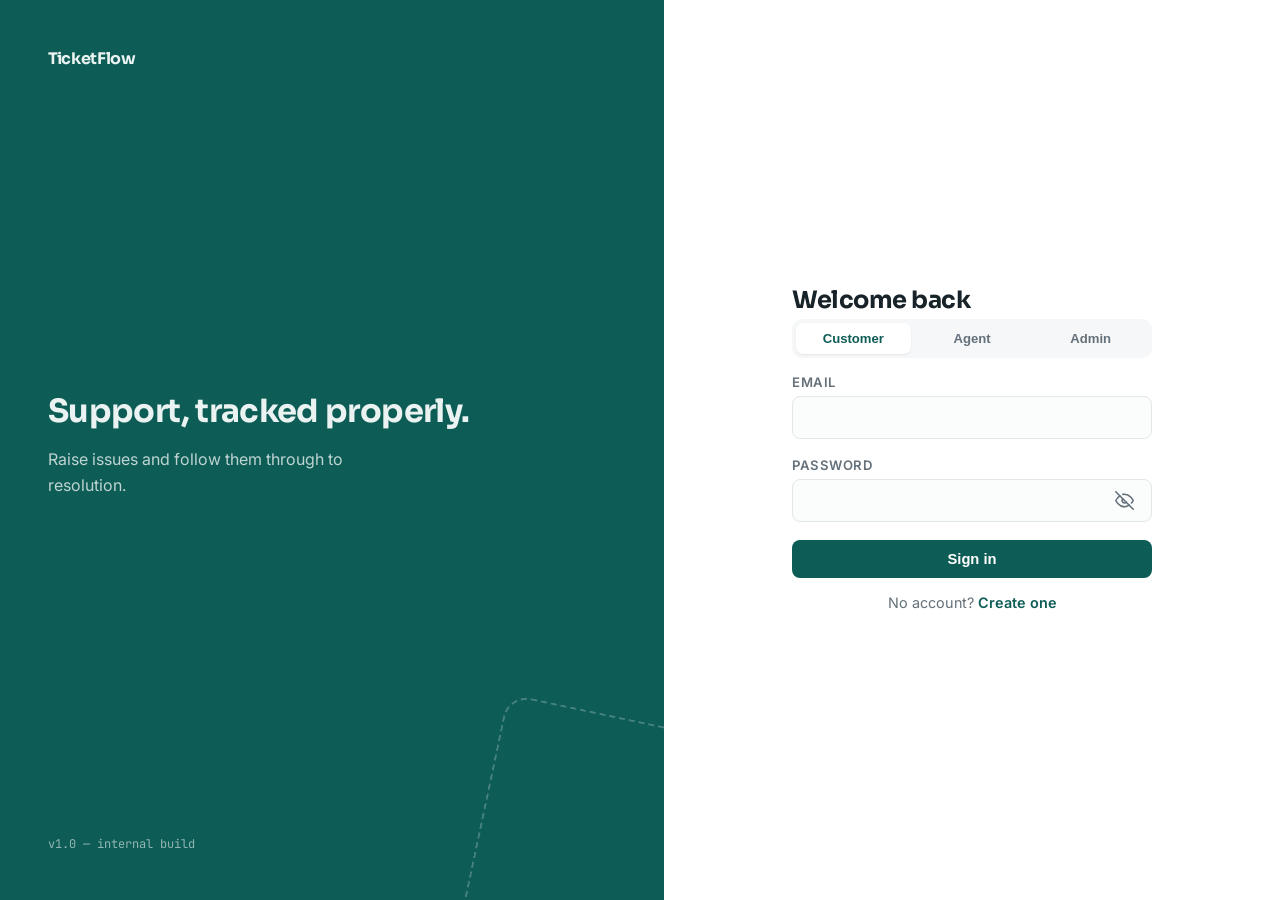
<file: src/main/resources/static/index.html>
<!DOCTYPE html>
<html lang="en">
<head>
    <meta charset="UTF-8">
    <meta name="viewport" content="width=device-width, initial-scale=1.0">
    <title>TicketFlow — Sign in</title>
    <link rel="preconnect" href="https://fonts.googleapis.com">
    <link href="https://fonts.googleapis.com/css2?family=Sora:wght@600;700&family=Inter:wght@400;500;600&family=JetBrains+Mono:wght@500;700&display=swap" rel="stylesheet">
    <link rel="stylesheet" href="css/style.css">
</head>
<body data-role="CUSTOMER">
<div class="auth-shell">
    <div class="auth-side">
        <div class="brand-mark">TicketFlow</div>
        <div>
            <h1 id="sideHeadline">Support, tracked properly.</h1>
            <p id="sideCopy">Raise issues and follow them through to resolution.</p>
        </div>
        <div class="mono" style="font-size:0.75rem; opacity:0.6;">v1.0 — internal build</div>
    </div>
    <div class="auth-form-panel">
        <form id="loginForm" class="auth-form" autocomplete="off">
            <h2>Welcome back</h2>
            <div class="role-tabs">
                <button type="button" class="role-tab active" data-role="CUSTOMER">Customer</button>
                <button type="button" class="role-tab" data-role="AGENT">Agent</button>
                <button type="button" class="role-tab" data-role="ADMIN">Admin</button>
            </div>
            <div id="errorMsg" class="error-banner hidden"></div>
            <div class="field">
                <label for="email">Email</label>
                <input type="email" id="email" name="email" autocomplete="username" required>
            </div>
            <div class="field">
                <label for="password">Password</label>
                <div class="password-wrapper">
                    <input type="password" id="password" name="password" autocomplete="current-password" required>
                    <button type="button" class="toggle-password" id="togglePassword" aria-label="Toggle password visibility">
                        <svg class="icon-eye-off" viewBox="0 0 24 24" fill="none" stroke="currentColor" stroke-width="2" stroke-linecap="round" stroke-linejoin="round"><path d="M17.94 17.94A10.94 10.94 0 0 1 12 20c-7 0-11-8-11-8a18.45 18.45 0 0 1 5.06-5.94M9.9 4.24A10.94 10.94 0 0 1 12 4c7 0 11 8 11 8a18.5 18.5 0 0 1-2.16 3.19m-6.72-1.07a3 3 0 1 1-4.24-4.24"></path><line x1="1" y1="1" x2="23" y2="23"></line></svg>
                        <svg class="icon-eye hidden" viewBox="0 0 24 24" fill="none" stroke="currentColor" stroke-width="2" stroke-linecap="round" stroke-linejoin="round"><path d="M1 12s4-8 11-8 11 8 11 8-4 8-11 8-11-8-11-8z"></path><circle cx="12" cy="12" r="3"></circle></svg>
                    </button>
                </div>
            </div>
            <button type="submit" class="btn btn-primary">Sign in</button>
            <p class="subtext" style="margin-top:16px; text-align:center;">No account? <a href="register.html" class="link">Create one</a></p>
        </form>
    </div>
</div>
<script src="js/api.js"></script>
<script src="js/login.js"></script>
</body>
</html>
</file>
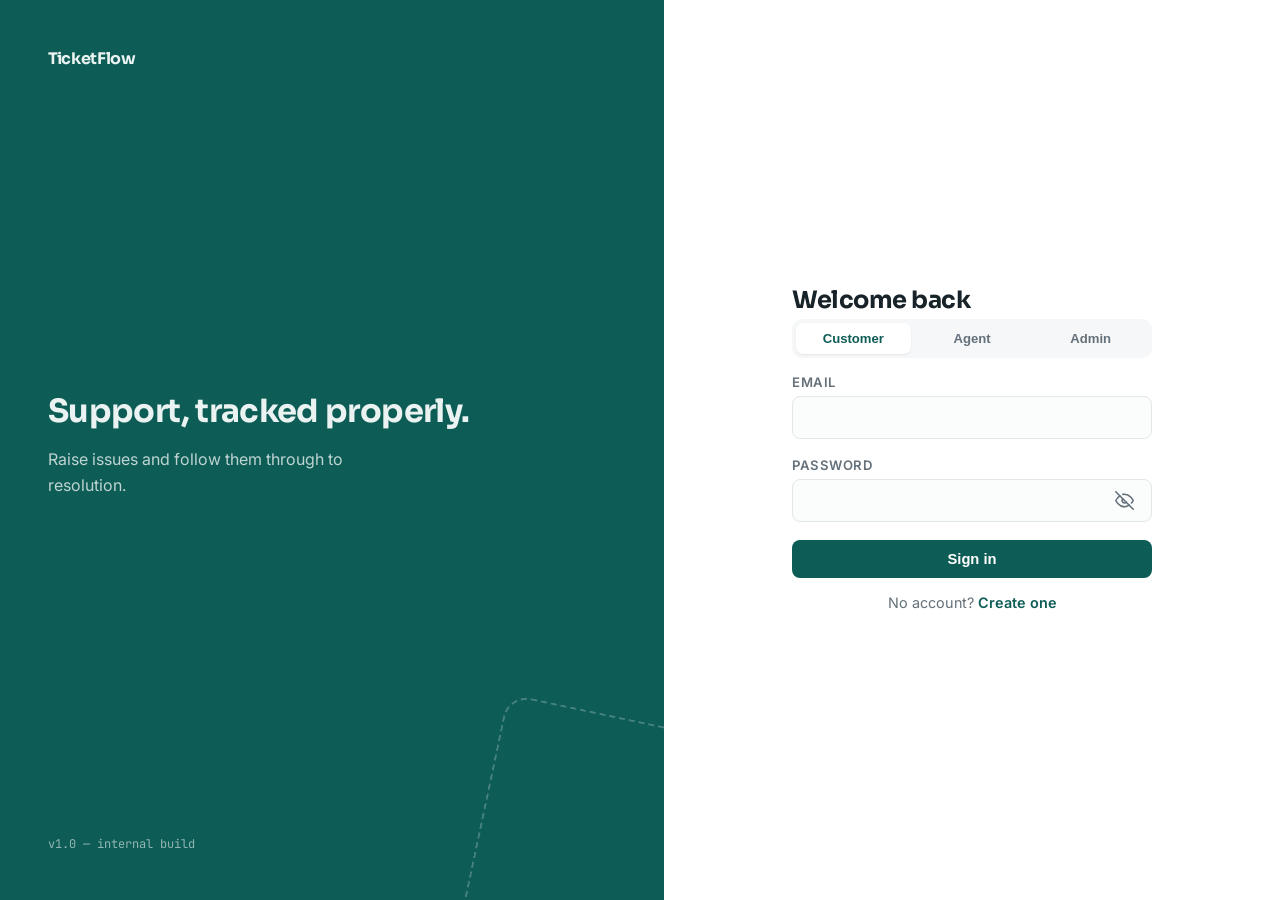
<file: src/main/resources/static/admin.html>
<!DOCTYPE html>
<html lang="en">
<head>
    <meta charset="UTF-8">
    <meta name="viewport" content="width=device-width, initial-scale=1.0">
    <title>TicketFlow — Approve agents</title>
    <link rel="preconnect" href="https://fonts.googleapis.com">
    <link href="https://fonts.googleapis.com/css2?family=Sora:wght@600;700&family=Inter:wght@400;500;600&family=JetBrains+Mono:wght@500;700&display=swap" rel="stylesheet">
    <link rel="stylesheet" href="css/style.css">
</head>
<body>
<div class="app-shell">
    <aside class="sidebar">
        <div>
            <div class="brand-mark">TicketFlow <span class="brand-role-badge" id="brandRoleBadge"></span></div>
            <nav>
                <a href="tickets.html">Tickets</a>
                <a href="new-ticket.html">New ticket</a>
                <a href="admin.html" class="active" id="adminNavLink">Approve agents</a>
            </nav>
        </div>
        <div class="user-chip">
            <div id="userEmail" style="font-size:0.85rem; font-weight:600;"></div>
            <span class="role-badge" id="userRole"></span>
            <button id="logoutBtn" class="btn btn-ghost" style="width:100%; margin-top:12px;">Log out</button>
        </div>
    </aside>
    <main class="main">
        <div class="page-header"><h2>Pending agent approvals</h2></div>
        <div id="pendingList"></div>
    </main>
</div>
<script src="js/api.js"></script>
<script src="js/admin.js"></script>
</body>
</html>
</file>
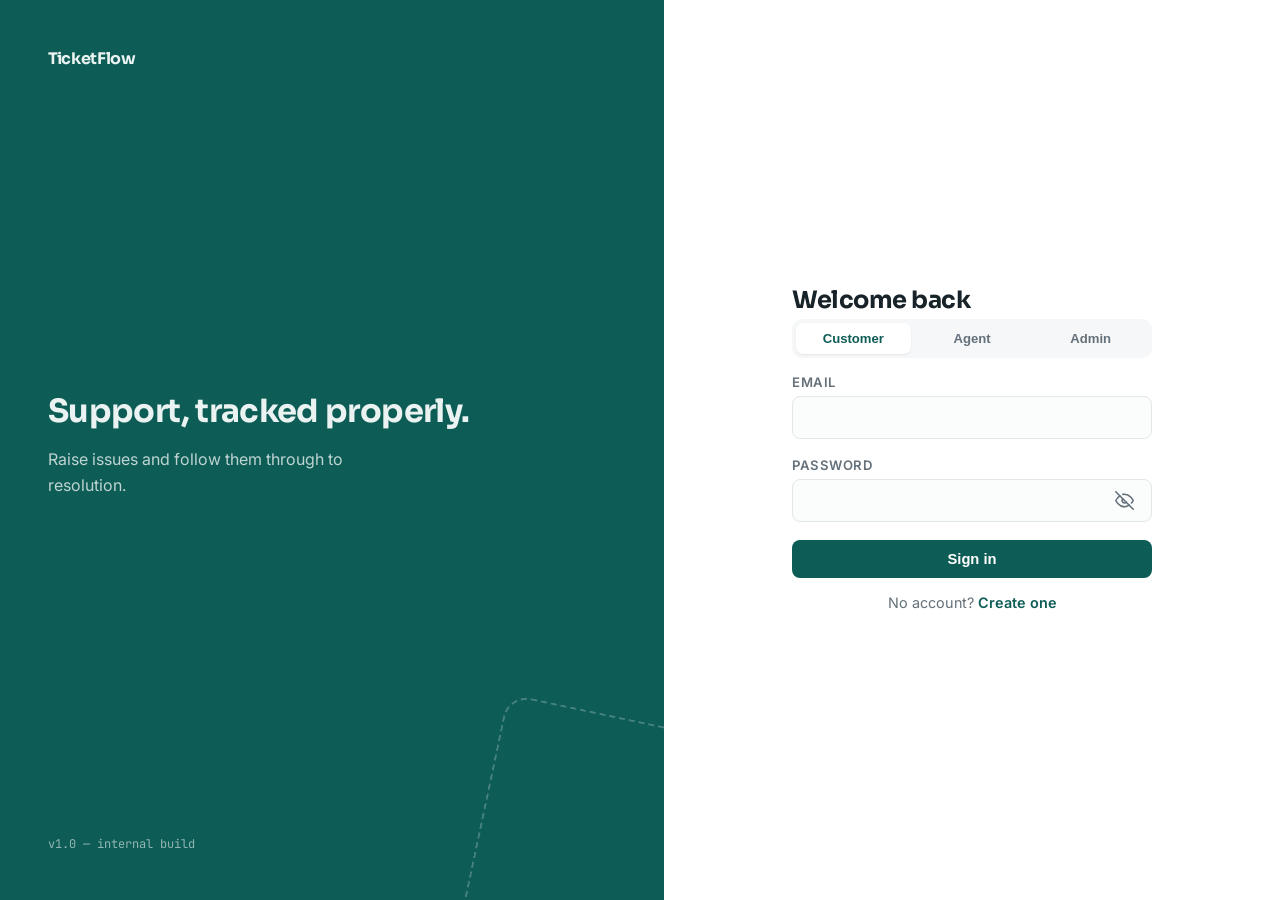
<file: src/main/resources/static/new-ticket.html>
<!DOCTYPE html>
<html lang="en">
<head>
    <meta charset="UTF-8">
    <meta name="viewport" content="width=device-width, initial-scale=1.0">
    <title>TicketFlow — New ticket</title>
    <link rel="preconnect" href="https://fonts.googleapis.com">
    <link href="https://fonts.googleapis.com/css2?family=Sora:wght@600;700&family=Inter:wght@400;500;600&family=JetBrains+Mono:wght@500;700&display=swap" rel="stylesheet">
    <link rel="stylesheet" href="css/style.css">
</head>
<body>
<div class="app-shell">
    <aside class="sidebar">
        <div>
            <div class="brand-mark">TicketFlow <span class="brand-role-badge" id="brandRoleBadge"></span></div>
            <nav>
                <a href="tickets.html">Tickets</a>
                <a href="new-ticket.html" class="active">New ticket</a>
            </nav>
        </div>
        <div class="user-chip">
            <div id="userEmail" style="font-size:0.85rem; font-weight:600;"></div>
            <span class="role-badge" id="userRole"></span>
            <button id="logoutBtn" class="btn btn-ghost" style="width:100%; margin-top:12px;">Log out</button>
        </div>
    </aside>
    <main class="main" style="max-width:520px;">
        <div class="page-header"><h2>New ticket</h2></div>
        <div id="errorMsg" class="error-banner hidden"></div>
        <form id="ticketForm">
            <div class="field">
                <label for="title">Title</label>
                <input type="text" id="title" required>
            </div>
            <div class="field">
                <label for="description">Description</label>
                <textarea id="description" rows="4" required></textarea>
            </div>
            <div class="field">
                <label for="priority">Priority</label>
                <select id="priority">
                    <option value="LOW">Low</option>
                    <option value="MEDIUM">Medium</option>
                    <option value="HIGH">High</option>
                    <option value="CRITICAL">Critical</option>
                </select>
            </div>
            <div style="display:flex; gap:10px;">
                <button type="submit" class="btn btn-primary" style="width:auto;">Create ticket</button>
                <a href="tickets.html" class="btn btn-ghost">Cancel</a>
            </div>
        </form>
    </main>
</div>

<script src="js/api.js"></script>
<script src="js/new-ticket.js"></script>
<a href="admin.html" id="adminNavLink">Approve agents</a>
</body>
</html>
</file>
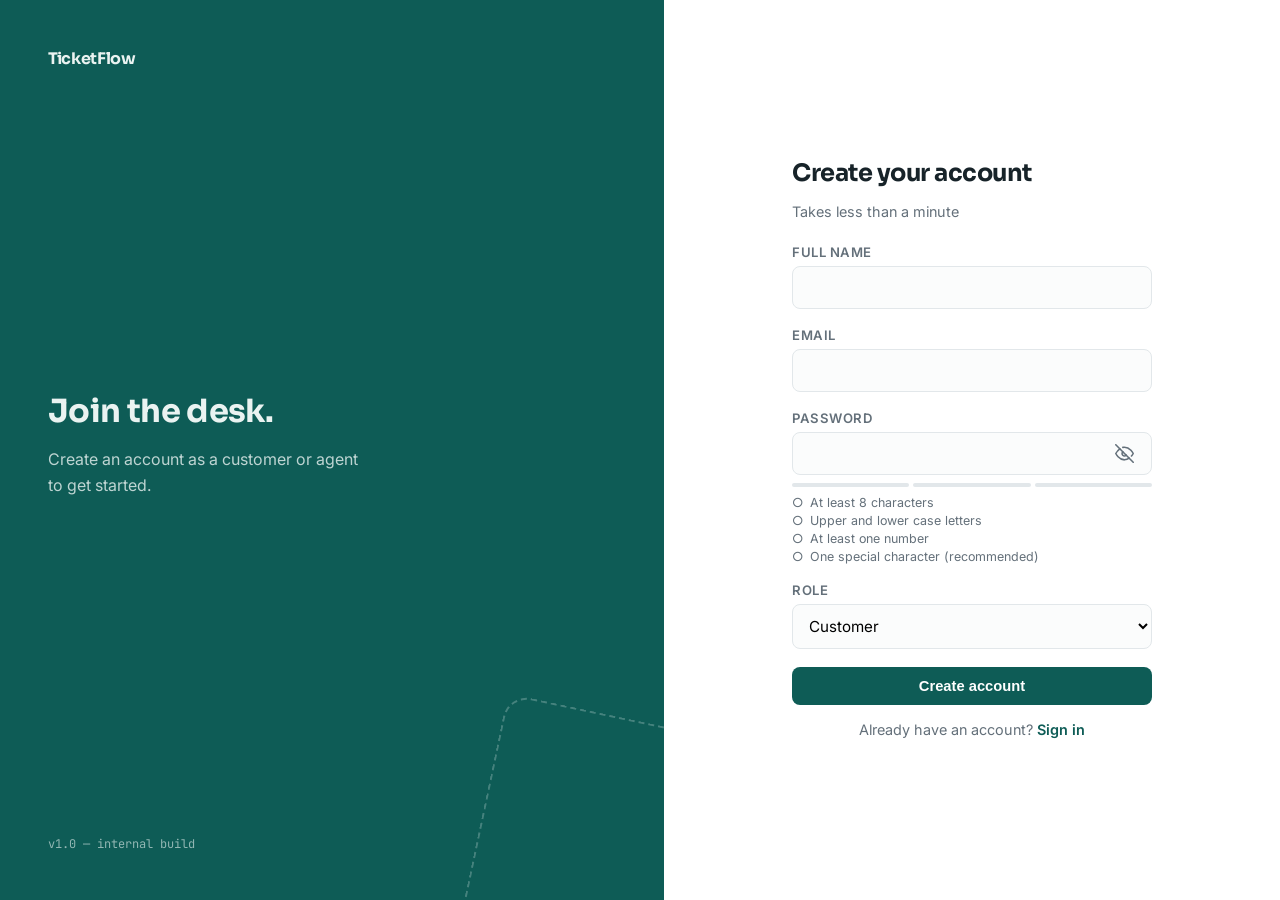
<file: src/main/resources/static/register.html>
<!DOCTYPE html>
<html lang="en">
<head>
    <meta charset="UTF-8">
    <meta name="viewport" content="width=device-width, initial-scale=1.0">
    <title>TicketFlow — Create account</title>
    <link rel="preconnect" href="https://fonts.googleapis.com">
    <link href="https://fonts.googleapis.com/css2?family=Sora:wght@600;700&family=Inter:wght@400;500;600&family=JetBrains+Mono:wght@500;700&display=swap" rel="stylesheet">
    <link rel="stylesheet" href="css/style.css">
</head>
<body>
<div class="auth-shell">
    <div class="auth-side">
        <div class="brand-mark">TicketFlow</div>
        <div>
            <h1>Join the desk.</h1>
            <p>Create an account as a customer or agent to get started.</p>
        </div>
        <div class="mono" style="font-size:0.75rem; opacity:0.6;">v1.0 — internal build</div>
    </div>
    <div class="auth-form-panel">
        <form id="registerForm" class="auth-form" autocomplete="off">
            <h2>Create your account</h2>
            <p class="subtext">Takes less than a minute</p>
            <div id="errorMsg" class="error-banner hidden"></div>

            <div class="field">
                <label for="fullName">Full name</label>
                <input type="text" id="fullName" name="fullName" autocomplete="off" required>
            </div>
            <div class="field">
                <label for="email">Email</label>
                <input type="email" id="email" name="email" autocomplete="username" required>
            </div>
            <div class="field">
                <label for="password">Password</label>
                <div class="password-wrapper">
                    <input type="password" id="password" name="password" autocomplete="new-password" required>
                    <button type="button" class="toggle-password" id="togglePassword" aria-label="Toggle password visibility">
                        <svg class="icon-eye-off" viewBox="0 0 24 24" fill="none" stroke="currentColor" stroke-width="2" stroke-linecap="round" stroke-linejoin="round">
                            <path d="M17.94 17.94A10.94 10.94 0 0 1 12 20c-7 0-11-8-11-8a18.45 18.45 0 0 1 5.06-5.94M9.9 4.24A10.94 10.94 0 0 1 12 4c7 0 11 8 11 8a18.5 18.5 0 0 1-2.16 3.19m-6.72-1.07a3 3 0 1 1-4.24-4.24"></path>
                            <line x1="1" y1="1" x2="23" y2="23"></line>
                        </svg>
                        <svg class="icon-eye hidden" viewBox="0 0 24 24" fill="none" stroke="currentColor" stroke-width="2" stroke-linecap="round" stroke-linejoin="round">
                            <path d="M1 12s4-8 11-8 11 8 11 8-4 8-11 8-11-8-11-8z"></path>
                            <circle cx="12" cy="12" r="3"></circle>
                        </svg>
                    </button>
                </div>
                <div class="strength-meter">
                    <div class="strength-bar" id="bar1"></div>
                    <div class="strength-bar" id="bar2"></div>
                    <div class="strength-bar" id="bar3"></div>
                </div>
                <div class="strength-label" id="strengthLabel"></div>
                <ul class="requirements">
                    <li id="reqLength">At least 8 characters</li>
                    <li id="reqCase">Upper and lower case letters</li>
                    <li id="reqNumber">At least one number</li>
                    <li id="reqSpecial">One special character (recommended)</li>
                </ul>
            </div>
            <div class="field">
                <label for="role">Role</label>
                <select id="role" name="role">
                    <option value="CUSTOMER">Customer</option>
                    <option value="AGENT">Agent (needs admin approval)</option>
                </select>
            </div>

            <button type="submit" class="btn btn-primary">Create account</button>
            <p class="subtext" style="margin-top:16px; text-align:center;">
                Already have an account? <a href="index.html" class="link">Sign in</a>
            </p>
        </form>
    </div>
</div>

<script src="js/api.js"></script>
<script src="js/register.js"></script>
</body>
</html>
</file>
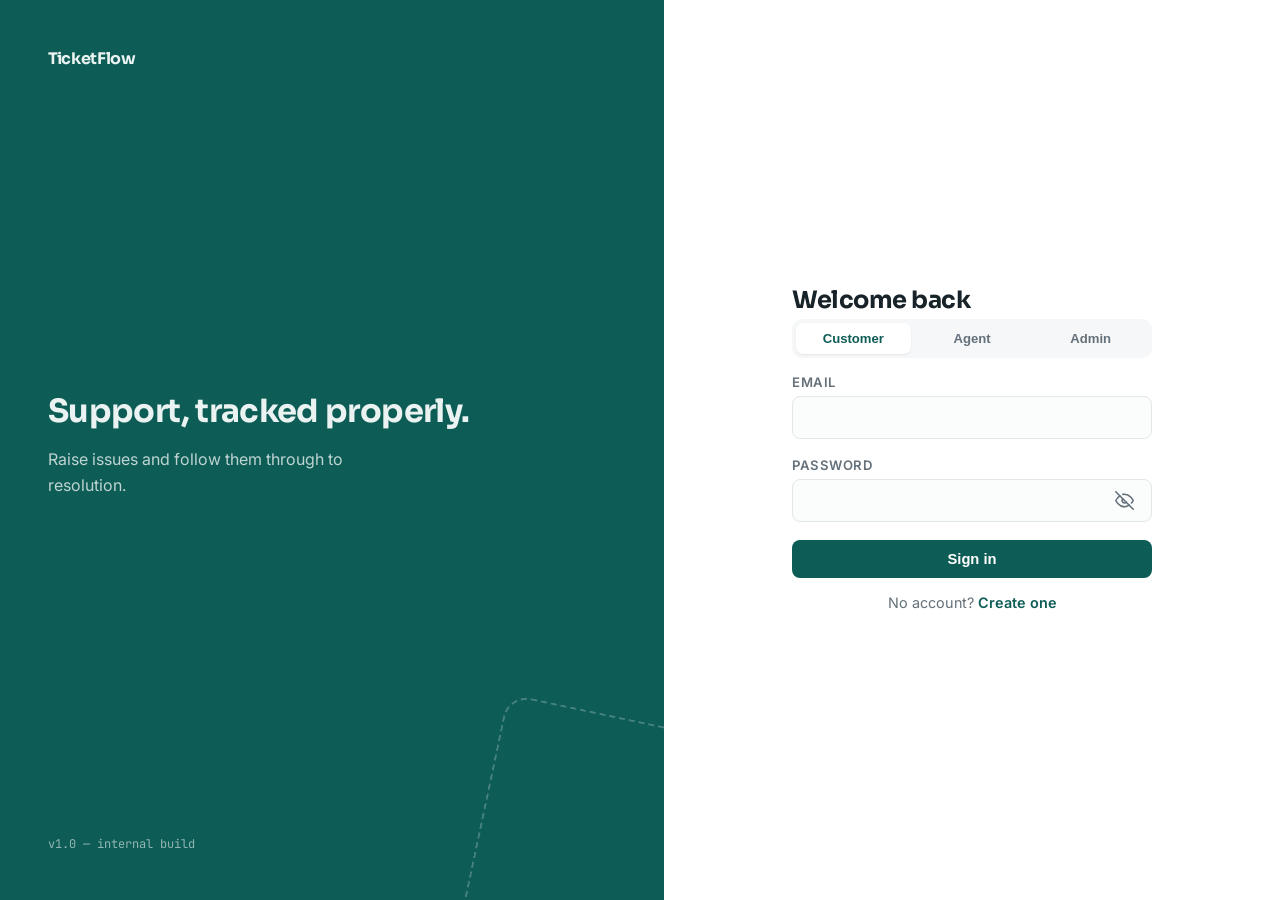
<file: src/main/resources/static/ticket.html>
<!DOCTYPE html>
<html lang="en">
<head>
    <meta charset="UTF-8">
    <meta name="viewport" content="width=device-width, initial-scale=1.0">
    <title>TicketFlow — Ticket detail</title>
    <link rel="preconnect" href="https://fonts.googleapis.com">
    <link href="https://fonts.googleapis.com/css2?family=Sora:wght@600;700&family=Inter:wght@400;500;600&family=JetBrains+Mono:wght@500;700&display=swap" rel="stylesheet">
    <link rel="stylesheet" href="css/style.css">
</head>
<body>
<div class="app-shell">
    <aside class="sidebar">
        <div>
            <div class="brand-mark">TicketFlow <span class="brand-role-badge" id="brandRoleBadge"></span></div>
            <nav>
                <a href="tickets.html" class="active">Tickets</a>
                <a href="new-ticket.html">New ticket</a>
            </nav>
        </div>
        <div class="user-chip">
            <div id="userEmail" style="font-size:0.85rem; font-weight:600;"></div>
            <span class="role-badge" id="userRole"></span>
            <button id="logoutBtn" class="btn btn-ghost" style="width:100%; margin-top:12px;">Log out</button>
        </div>
    </aside>
    <main class="main" style="max-width:640px;">
        <a href="tickets.html" class="link" style="font-size:0.85rem;">&larr; Back to tickets</a>

        <div class="detail-card" style="margin-top:16px;">
            <div class="page-header" style="margin-bottom:0;">
                <h3 id="ticketTitle" style="margin:0;"></h3>
                <span class="badge" id="priorityBadge"></span>
            </div>
            <p id="ticketDescription" style="color:var(--ink-muted); margin-top:10px;"></p>

            <div class="pipeline" id="pipeline"></div>

            <div class="meta-row">
                <div class="meta-item">Created by <strong id="ticketCreator"></strong></div>
                <div class="meta-item">Ticket ID <strong class="mono" id="ticketIdLabel"></strong></div>
            </div>

            <div id="statusActions" style="margin-top:18px;"></div>
        </div>

        <h4>Comments</h4>
        <div id="commentList" style="margin-bottom:16px;"></div>

        <form id="commentForm" class="comment-form">
            <input type="text" id="commentContent" placeholder="Add a comment..." required>
            <button type="submit" class="btn btn-primary" style="width:auto;">Post</button>
        </form>
    </main>
</div>

<script src="js/api.js"></script>
<script src="js/ticket.js"></script>
<a href="admin.html" id="adminNavLink">Approve agents</a>
</body>
</html>
</file>
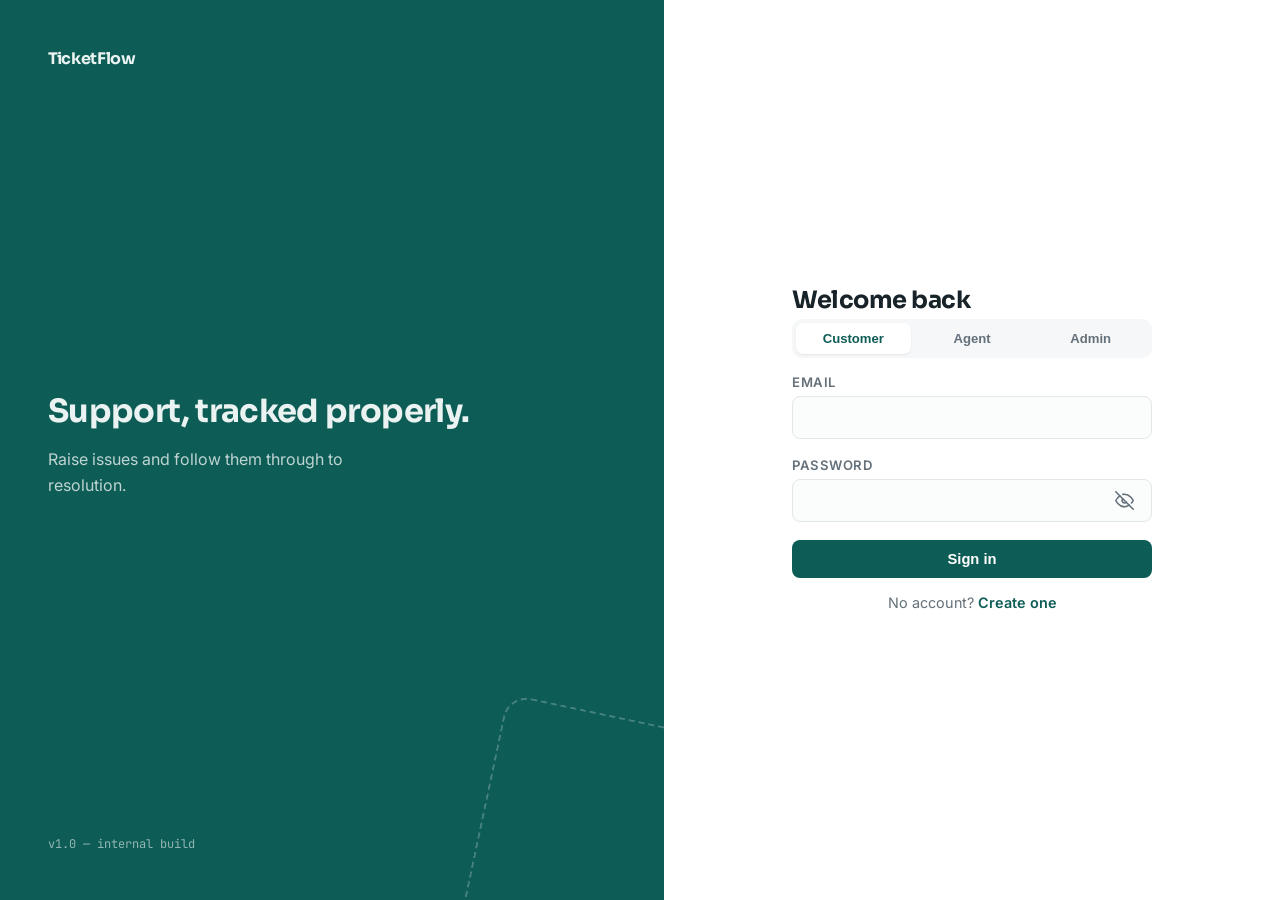
<file: src/main/resources/static/tickets.html>
<!DOCTYPE html>
<html lang="en">
<head>
    <meta charset="UTF-8">
    <meta name="viewport" content="width=device-width, initial-scale=1.0">
    <title>TicketFlow — Tickets</title>
    <link rel="preconnect" href="https://fonts.googleapis.com">
    <link href="https://fonts.googleapis.com/css2?family=Sora:wght@600;700&family=Inter:wght@400;500;600&family=JetBrains+Mono:wght@500;700&display=swap" rel="stylesheet">
    <link rel="stylesheet" href="css/style.css">
</head>
<body>
<div class="app-shell">
    <aside class="sidebar">
        <div>
            <div class="brand-mark">TicketFlow <span class="brand-role-badge" id="brandRoleBadge"></span></div>
            <nav>
                <a href="tickets.html" class="active">Tickets</a>
                <a href="new-ticket.html">New ticket</a>
                <a href="admin.html" id="adminNavLink">Approve agents</a>
            </nav>
        </div>
        <div class="user-chip">
            <div id="userEmail" style="font-size:0.85rem; font-weight:600;"></div>
            <span class="role-badge" id="userRole"></span>
            <button id="logoutBtn" class="btn btn-ghost" style="width:100%; margin-top:12px;">Log out</button>
        </div>
    </aside>
    <main class="main">
        <div class="page-header">
            <h2 id="pageTitle">Tickets</h2>
            <a href="new-ticket.html" class="btn btn-primary" style="width:auto;">+ New ticket</a>
        </div>
        <div class="stats-row" id="statsRow"></div>
        <div class="table-scroll">
            <table class="ticket-table">
                <thead><tr><th>Title</th><th>Priority</th><th>Status</th><th>Created by</th></tr></thead>
                <tbody id="ticketTableBody"></tbody>
            </table>
        </div>
    </main>
</div>
<script src="js/api.js"></script>
<script src="js/tickets.js"></script>
</body>
</html>
</file>
<file: src/main/resources/static/css/style.css>
:root {
    --bg: #F5F7F8;
    --surface: #FFFFFF;
    --ink: #172329;
    --ink-muted: #64707A;
    --border: #E2E7EA;
    --brand: #0E5C56;
    --brand-dark: #0A433F;
    --accent: #E4572E;

    --status-open: #3B7DD8;
    --status-progress: #D9A441;
    --status-resolved: #2F9E52;
    --status-closed: #8B95A1;

    --radius: 10px;
    --shadow: 0 1px 3px rgba(23, 35, 41, 0.08), 0 1px 2px rgba(23, 35, 41, 0.06);
}

* { box-sizing: border-box; }

body {
    margin: 0;
    font-family: 'Inter', -apple-system, sans-serif;
    background: var(--bg);
    color: var(--ink);
}

h1, h2, h3, h4, .brand-mark {
    font-family: 'Sora', 'Inter', sans-serif;
    font-weight: 700;
    letter-spacing: -0.02em;
}

.mono { font-family: 'JetBrains Mono', monospace; }

/* ---------- Auth split screen ---------- */
.auth-shell { display: flex; min-height: 100vh; }

.auth-side {
    flex: 1;
    background: var(--brand);
    color: #EAF3F1;
    padding: 48px;
    display: flex;
    flex-direction: column;
    justify-content: space-between;
    position: relative;
    overflow: hidden;
}

.auth-side::after {
    content: "";
    position: absolute;
    right: -60px;
    bottom: -60px;
    width: 240px;
    height: 240px;
    border: 2px dashed rgba(234,243,241,0.25);
    border-radius: 24px;
    transform: rotate(12deg);
}

.auth-side h1 { font-size: 2rem; margin: 0 0 12px; }
.auth-side p { color: rgba(234,243,241,0.8); max-width: 320px; line-height: 1.6; }

.auth-form-panel {
    flex: 1;
    display: flex;
    align-items: center;
    justify-content: center;
    background: var(--surface);
    padding: 24px;
}

.auth-form { width: 100%; max-width: 360px; }
.auth-form h2 { font-size: 1.5rem; margin-bottom: 4px; }
.auth-form .subtext { color: var(--ink-muted); margin-bottom: 24px; font-size: 0.9rem; }

@media (max-width: 800px) {
    .auth-side { display: none; }
}

/* ---------- Form elements ---------- */
.field { margin-bottom: 18px; }

.field label {
    display: block;
    font-size: 0.82rem;
    font-weight: 600;
    margin-bottom: 6px;
    color: var(--ink-muted);
    text-transform: uppercase;
    letter-spacing: 0.04em;
}

.field input, .field select, .field textarea {
    width: 100%;
    padding: 11px 12px;
    border: 1px solid var(--border);
    border-radius: 8px;
    font-size: 0.95rem;
    font-family: inherit;
    background: #FBFCFC;
    transition: border-color 0.15s;
}

.field input:focus, .field select:focus, .field textarea:focus {
    outline: none;
    border-color: var(--brand);
    background: #fff;
}

.btn {
    display: inline-flex;
    align-items: center;
    justify-content: center;
    gap: 6px;
    padding: 11px 18px;
    border-radius: 8px;
    border: none;
    font-size: 0.92rem;
    font-weight: 600;
    cursor: pointer;
    text-decoration: none;
    transition: background 0.15s, transform 0.1s;
}

.btn:active { transform: scale(0.98); }
.btn-primary { background: var(--brand); color: #fff; width: 100%; }
.btn-primary:hover { background: var(--brand-dark); }
.btn-outline { background: transparent; color: var(--brand); border: 1px solid var(--brand); }
.btn-outline:hover { background: rgba(14,92,86,0.08); }
.btn-danger { background: var(--accent); color: #fff; }
.btn-ghost { background: transparent; color: var(--ink-muted); border: 1px solid var(--border); }

.error-banner {
    background: #FDECEA;
    color: #B3261E;
    border: 1px solid #F5C6C2;
    padding: 10px 14px;
    border-radius: 8px;
    font-size: 0.88rem;
    margin-bottom: 16px;
}

.hidden { display: none; }
.link { color: var(--brand); font-weight: 600; text-decoration: none; }
.link:hover { text-decoration: underline; }

/* ---------- Password strength ---------- */
.strength-meter { display: flex; gap: 4px; margin-top: 8px; }
.strength-bar { height: 4px; flex: 1; border-radius: 2px; background: var(--border); transition: background 0.2s; }
.strength-bar.filled-weak { background: #D64545; }
.strength-bar.filled-medium { background: #D9A441; }
.strength-bar.filled-strong { background: var(--status-resolved); }

.strength-label { font-size: 0.78rem; margin-top: 6px; font-weight: 600; }
.strength-label.weak { color: #D64545; }
.strength-label.medium { color: #B8860B; }
.strength-label.strong { color: var(--status-resolved); }

.requirements { list-style: none; padding: 0; margin: 8px 0 0; font-size: 0.78rem; color: var(--ink-muted); }
.requirements li { padding-left: 18px; position: relative; margin-bottom: 3px; }
.requirements li::before { content: "○"; position: absolute; left: 0; }
.requirements li.met { color: var(--status-resolved); }
.requirements li.met::before { content: "●"; }

/* ---------- App shell (sidebar) ---------- */
.app-shell { display: flex; min-height: 100vh; }

.sidebar {
    width: 220px;
    background: var(--surface);
    border-right: 1px solid var(--border);
    padding: 24px 16px;
    display: flex;
    flex-direction: column;
    justify-content: space-between;
}

.sidebar .brand-mark { font-size: 1.2rem; color: var(--brand); margin-bottom: 32px; padding: 0 8px; }

.sidebar nav a {
    display: block;
    padding: 10px 12px;
    border-radius: 8px;
    color: var(--ink-muted);
    text-decoration: none;
    font-weight: 600;
    font-size: 0.9rem;
    margin-bottom: 4px;
}

.sidebar nav a:hover { background: var(--bg); color: var(--ink); }
.sidebar nav a.active { background: rgba(14,92,86,0.1); color: var(--brand); }

.user-chip { padding: 12px 8px; border-top: 1px solid var(--border); }

.user-chip .role-badge {
    display: inline-block;
    font-size: 0.7rem;
    font-weight: 700;
    text-transform: uppercase;
    letter-spacing: 0.04em;
    color: var(--brand);
    background: rgba(14,92,86,0.1);
    padding: 2px 8px;
    border-radius: 20px;
    margin-top: 4px;
}

.main { flex: 1; padding: 32px 40px; }

.page-header { display: flex; justify-content: space-between; align-items: center; margin-bottom: 24px; }

@media (max-width: 720px) {
    .app-shell { flex-direction: column; }
    .sidebar { width: 100%; flex-direction: row; align-items: center; padding: 12px 16px; }
    .sidebar nav { display: flex; gap: 4px; }
    .user-chip { border-top: none; }
    .main { padding: 20px; }
}

/* ---------- Table ---------- */
.ticket-table {
    width: 100%;
    border-collapse: collapse;
    background: var(--surface);
    border-radius: var(--radius);
    overflow: hidden;
    box-shadow: var(--shadow);
}

.ticket-table th {
    text-align: left;
    font-size: 0.75rem;
    text-transform: uppercase;
    letter-spacing: 0.04em;
    color: var(--ink-muted);
    padding: 12px 16px;
    border-bottom: 1px solid var(--border);
}

.ticket-table td { padding: 14px 16px; border-bottom: 1px solid var(--border); font-size: 0.92rem; }
.ticket-table tr:last-child td { border-bottom: none; }
.ticket-table tr:hover { background: var(--bg); }
.ticket-table a { color: var(--ink); font-weight: 600; text-decoration: none; }
.ticket-table a:hover { color: var(--brand); }

/* ---------- Badges ---------- */
.badge {
    display: inline-block;
    padding: 3px 10px;
    border-radius: 20px;
    font-size: 0.72rem;
    font-weight: 700;
    font-family: 'JetBrains Mono', monospace;
    text-transform: uppercase;
    letter-spacing: 0.03em;
    color: #fff;
}

.badge-open { background: var(--status-open); }
.badge-in_progress { background: var(--status-progress); }
.badge-resolved { background: var(--status-resolved); }
.badge-closed { background: var(--status-closed); }
.badge-low { background: #A7B0B8; }
.badge-medium { background: #3B7DD8; }
.badge-high { background: #D9A441; }
.badge-critical { background: var(--accent); }

/* ---------- Detail card ---------- */
.detail-card { background: var(--surface); border-radius: var(--radius); box-shadow: var(--shadow); padding: 28px; margin-bottom: 24px; }
.detail-card .meta-row { display: flex; gap: 24px; margin-top: 16px; flex-wrap: wrap; }
.meta-item { font-size: 0.78rem; color: var(--ink-muted); }
.meta-item strong { display: block; color: var(--ink); font-size: 0.92rem; margin-top: 2px; }

/* ---------- Status pipeline (signature element) ---------- */
.pipeline { display: flex; align-items: center; margin: 24px 0 8px; }
.pipeline-node { display: flex; flex-direction: column; align-items: center; flex: 1; position: relative; }
.pipeline-dot { width: 14px; height: 14px; border-radius: 50%; background: var(--border); border: 2px solid var(--border); z-index: 1; }
.pipeline-node.done .pipeline-dot { background: var(--brand); border-color: var(--brand); }
.pipeline-node.current .pipeline-dot { background: #fff; border-color: var(--brand); box-shadow: 0 0 0 4px rgba(14,92,86,0.15); }
.pipeline-label { font-size: 0.68rem; text-transform: uppercase; letter-spacing: 0.03em; color: var(--ink-muted); margin-top: 8px; font-family: 'JetBrains Mono', monospace; }
.pipeline-node.done .pipeline-label, .pipeline-node.current .pipeline-label { color: var(--ink); font-weight: 700; }
.pipeline-line { position: absolute; top: 6px; left: -50%; width: 100%; height: 2px; background: var(--border); z-index: 0; }
.pipeline-node.done .pipeline-line, .pipeline-node.current .pipeline-line { background: var(--brand); }
.pipeline-node:first-child .pipeline-line { display: none; }

/* ---------- Comments ---------- */
.comment { background: var(--surface); border: 1px solid var(--border); border-radius: 8px; padding: 12px 14px; margin-bottom: 10px; }
.comment .author { font-weight: 700; font-size: 0.85rem; }
.comment-form { display: flex; gap: 8px; }
.comment-form input { flex: 1; }

.password-wrapper { position: relative; }
.password-wrapper input { padding-right: 46px; }

.toggle-password {
    position: absolute;
    right: 10px;
    top: 50%;
    transform: translateY(-50%);
    background: none;
    border: none;
    cursor: pointer;
    color: var(--ink-muted);
    padding: 4px 8px;
    display: flex;
    align-items: center;
    justify-content: center;
    width: 36px;
    height: 36px;
    border-radius: 6px;
    transition: background 0.15s, color 0.15s;
}
.toggle-password:hover { background: rgba(14, 92, 86, 0.08); color: var(--brand); }
.toggle-password svg { width: 19px; height: 19px; }
.hidden { display: none; }

.table-scroll {
    overflow-x: auto;
    -webkit-overflow-scrolling: touch;
    border-radius: var(--radius);
    box-shadow: var(--shadow);
}

.table-scroll .ticket-table { box-shadow: none; min-width: 480px; }

@media (max-width: 480px) {
    .auth-form-panel { padding: 16px; }
    .main { padding: 16px; }
    .sidebar { padding: 10px 12px; }
    .sidebar .brand-mark { margin-bottom: 0; font-size: 1rem; }
    .page-header { flex-direction: column; align-items: flex-start; gap: 10px; }
    .page-header .btn { width: 100%; }
    .detail-card { padding: 18px; }
    .pipeline-label { font-size: 0.6rem; }
}

body[data-role="CUSTOMER"] { --role-accent: var(--brand); }
body[data-role="AGENT"] { --role-accent: #B8860B; }
body[data-role="ADMIN"] { --role-accent: #C0392B; }

.auth-side { background: var(--role-accent, var(--brand)); transition: background 0.2s; }
.sidebar { border-right: 3px solid var(--role-accent, var(--border)); }

.brand-role-badge {
    display: inline-block; font-size: 0.6rem; font-weight: 800; text-transform: uppercase;
    letter-spacing: 0.05em; padding: 2px 8px; border-radius: 20px; margin-left: 8px;
    vertical-align: middle; color: #fff; background: var(--role-accent, var(--ink-muted));
}

.user-chip .role-badge { background: var(--role-accent, var(--brand)); color: #fff; }

.role-tabs { display: flex; gap: 4px; background: var(--bg); padding: 4px; border-radius: 10px; margin-bottom: 16px; }
.role-tab { flex: 1; border: none; background: transparent; padding: 8px 0; border-radius: 7px; font-size: 0.82rem; font-weight: 600; color: var(--ink-muted); cursor: pointer; }
.role-tab.active { background: var(--surface); color: var(--role-accent, var(--brand)); box-shadow: 0 1px 2px rgba(0,0,0,0.08); }

.stats-row { display: flex; gap: 16px; margin-bottom: 24px; flex-wrap: wrap; }
.stat-card { background: var(--surface); border-radius: var(--radius); box-shadow: var(--shadow); padding: 16px 20px; flex: 1; min-width: 130px; }
.stat-card .stat-value { font-family: 'Sora', sans-serif; font-size: 1.6rem; font-weight: 700; }
.stat-card .stat-label { font-size: 0.75rem; color: var(--ink-muted); text-transform: uppercase; letter-spacing: 0.04em; margin-top: 2px; }
.stat-card.alert { background: var(--role-accent, var(--accent)); color: #fff; text-decoration: none; display: block; }
.stat-card.alert .stat-label { color: rgba(255,255,255,0.85); }

.nav-count-badge { display: inline-block; background: var(--accent); color: #fff; font-size: 0.65rem; font-weight: 700; padding: 1px 6px; border-radius: 10px; margin-left: 6px; }

.approval-card { display: flex; justify-content: space-between; align-items: center; flex-wrap: wrap; gap: 12px; }
.approval-info { display: flex; align-items: center; gap: 12px; }
.avatar-circle { width: 40px; height: 40px; border-radius: 50%; background: var(--role-accent, var(--brand)); color: #fff; display: flex; align-items: center; justify-content: center; font-weight: 700; font-family: 'Sora', sans-serif; flex-shrink: 0; }
.approval-actions { display: flex; gap: 8px; }
</file>
